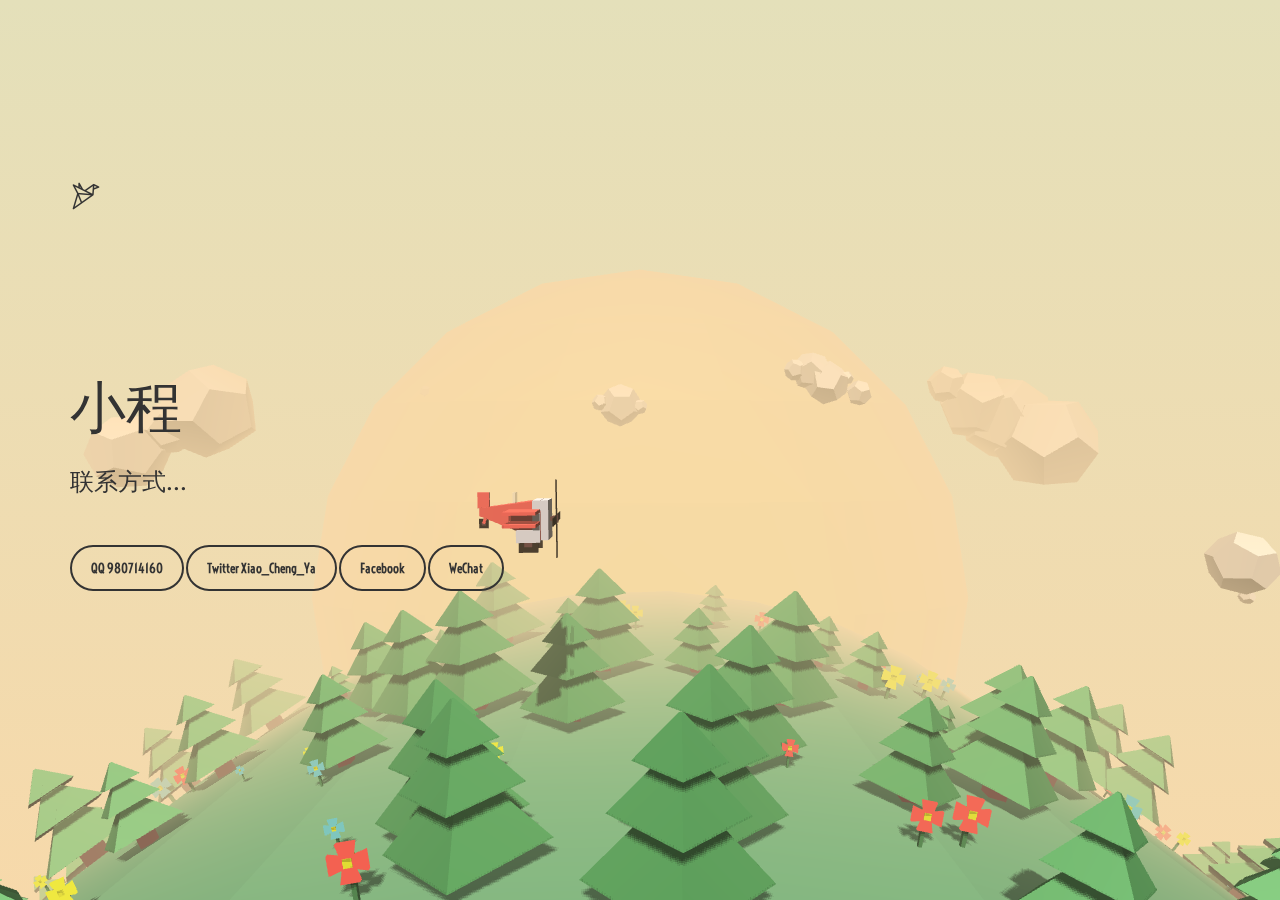
<file: index.html>
<!DOCTYPE html>
<html lang="en">
<head>
	<meta charset="UTF-8">
	<title>找Ta对线</title>
	<meta name="apple-mobile-web-app-capable" content="yes">
	<meta name="viewport" content="width=device-width, initial-scale=1.0, maximum-scale=1.0, user-scalable=no">
	<meta name="description" content="The most powerful Coming Soon / Errors / Domain For Sale template">
	<meta name="keywords" content="Enter, your, keywords">
	<link href="http://povestea-noastra.com/theme/huge404/Poly%20World%203D/404/images/favicon.ico" rel="shortcut icon" type="image/x-icon">
	<link rel="stylesheet" href="static/css/bootstrap.min.css">
	<link rel="stylesheet" href="static/css/style.css">
</head>
<body>
  	<div id="world"></div>

	<div class="container">
	    <div class="row">
	      <div class="col-xs-10 col-xs-offset-1 col-sm-12 col-sm-offset-0">
	        <div class="content">
	          <a class="logo" href="javascript:;">
	            <img src="static/picture/logo.png">
	          </a>
	          <h1>小程</h1>
	          <h2>联系方式...</h2>
	          <a class="btn" href="https://qm.qq.com/cgi-bin/qm/qr?k=iRwB9cLdzQ708pQZEm8z1N-VFsotxWAZ&noverify=0">
	            QQ 980714160
	          </a>
		  <a class="btn" href="https://twitter.com/Xiao_Cheng_Ya?t=RJww2khb9mFAiGzga2iOOg&s=09">
	            Twitter Xiao_Cheng_Ya
	          </a>
		  <a class="btn" href="https://www.facebook.com/profile.php?id=100053652892189&mibextid=ZbWKwL">
	            Facebook
	          </a>
		  <a class="btn" href="WeChat.html">
	            WeChat
	          </a>
	        </div>
	      </div>
	    </div>
	</div>
	<script src='static/js/three.min.js'></script>
	<script src="static/js/index.js"></script>
</body>
</html>
</file>
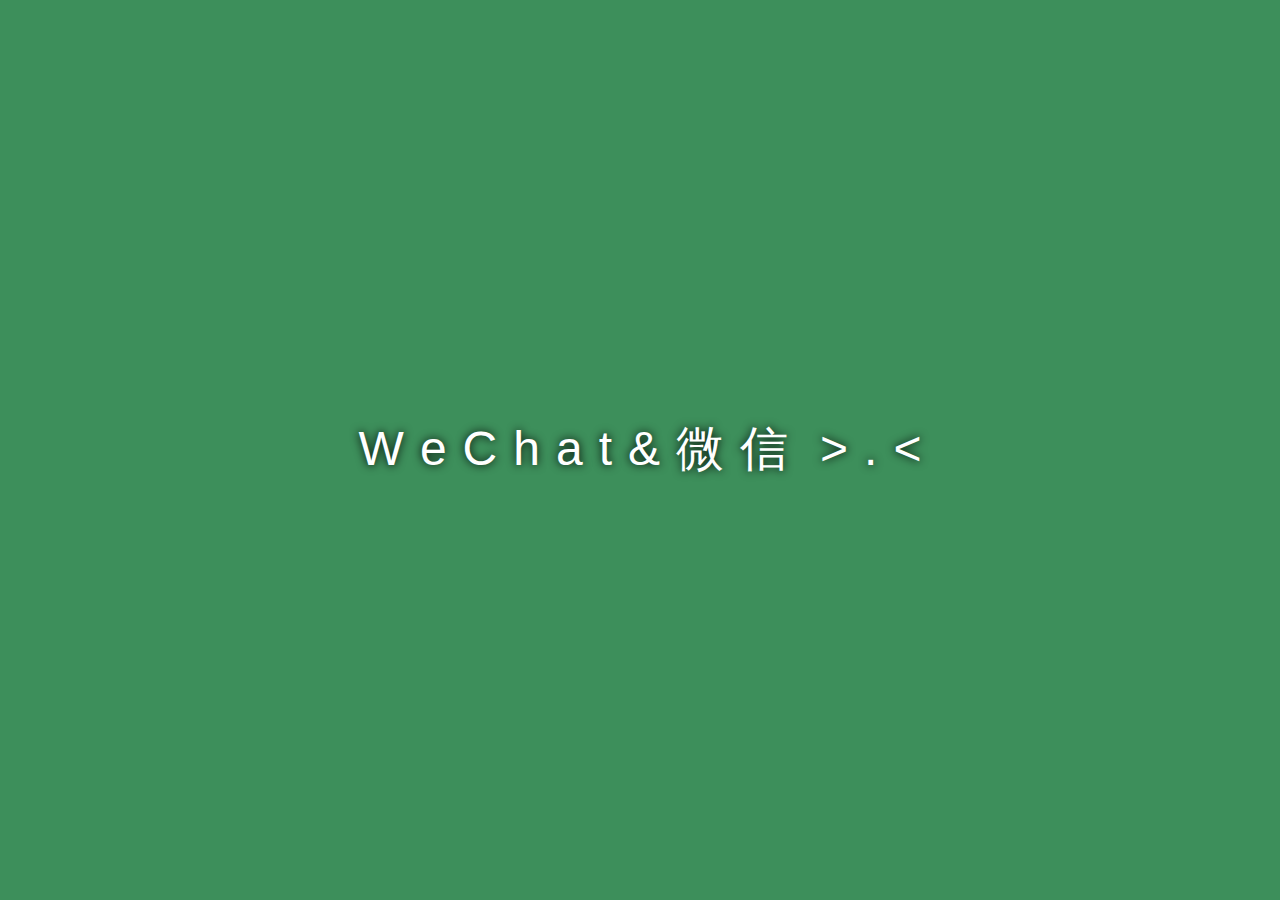
<file: WeChat.html>
<!DOCTYPE html>
<html>
	<head>
		<meta charset="UTF-8">
		<title>Loading...</title>
		<style>
			html {
				font-family: sans-serif;
				line-height: 1.15;
				-ms-text-size-adjust: 100%;
				-webkit-text-size-adjust: 100%
			}

			body {
				margin: 0
			}

			article,
			aside,
			details,
			figcaption,
			figure,
			footer,
			header,
			main,
			menu,
			nav,
			section,
			summary {
				display: block
			}

			audio,
			canvas,
			progress,
			video {
				display: inline-block
			}

			audio:not([controls]) {
				display: none;
				height: 0
			}

			progress,
			sub,
			sup {
				vertical-align: baseline
			}

			[hidden],
			template {
				display: none
			}

			a {
				background-color: transparent;
				-webkit-text-decoration-skip: objects
			}

			a:active,
			a:hover {
				outline-width: 0
			}

			abbr[title] {
				border-bottom: none;
				text-decoration: underline dotted
			}

			b,
			strong {
				font-weight: bolder
			}

			dfn {
				font-style: italic
			}

			h1 {
				font-size: 2em;
				margin: .67em 0
			}

			mark {
				background-color: #ff0;
				color: #000
			}

			small {
				font-size: 80%
			}

			sub,
			sup {
				font-size: 75%;
				line-height: 0;
				position: relative
			}

			sub {
				bottom: -.25em
			}

			sup {
				top: -.5em
			}

			img {
				border-style: none
			}

			svg:not(:root) {
				overflow: hidden
			}

			code,
			kbd,
			pre,
			samp {
				font-family: monospace, monospace;
				font-size: 1em
			}

			figure {
				margin: 1em 40px
			}

			hr {
				box-sizing: content-box;
				height: 0
			}

			button,
			input,
			optgroup,
			select,
			textarea {
				font: inherit;
				margin: 0
			}

			optgroup {
				font-weight: 700
			}

			button,
			hr,
			input {
				overflow: visible
			}

			button,
			select {
				text-transform: none
			}

			[type=reset],
			[type=submit],
			button,
			html [type=button] {
				-webkit-appearance: button
			}

			[type=button]::-moz-focus-inner,
			[type=reset]::-moz-focus-inner,
			[type=submit]::-moz-focus-inner,
			button::-moz-focus-inner {
				border-style: none;
				padding: 0
			}

			[type=button]:-moz-focusring,
			[type=reset]:-moz-focusring,
			[type=submit]:-moz-focusring,
			button:-moz-focusring {
				outline: 1px dotted ButtonText
			}

			fieldset {
				border: 1px solid silver;
				margin: 0 2px;
				padding: .35em .625em .75em
			}

			legend {
				color: inherit;
				display: table;
				max-width: 100%;
				white-space: normal
			}

			textarea {
				overflow: auto
			}

			[type=checkbox],
			[type=radio],
			legend {
				box-sizing: border-box;
				padding: 0
			}

			[type=number]::-webkit-inner-spin-button,
			[type=number]::-webkit-outer-spin-button {
				height: auto
			}

			[type=search] {
				-webkit-appearance: textfield;
				outline-offset: -2px
			}

			[type=search]::-webkit-search-cancel-button,
			[type=search]::-webkit-search-decoration {
				-webkit-appearance: none
			}

			::-webkit-input-placeholder {
				color: inherit;
				opacity: .54
			}

			::-webkit-file-upload-button {
				-webkit-appearance: button;
				font: inherit
			}
		</style>
		<style>
			body {
				background-color: #82dda4;
				transition: background-color 2s
			}

			#stage {
				text-align: center
			}

			#stage p {
				position: absolute;
				left: 0;
				right: 0;
				top: 45%
			}

			#stage i {
				font-style: normal;
				color: #fff;
				text-shadow: 0 0 10px #000;
				margin: 0 .5rem
			}
		</style>
	</head>
	<body>
		<div id="stage"></div>
		<script src="static/js/WeChat.js"></script>
	</body>
</html>
</file>
<file: static/css/style.css>
/*
Theme Name: HUGE
Description: Creative Coming Soon Template
Author: SquirrelLabs
Author URI: https://themeforest.net/user/squirrellabs/portfolio?ref=SquirrelLab
Version: 1.0
License: https://themeforest.net/licenses/standard

---

/*******************************
  Table of Contents

  1.0 General Styles
  2.0 Content Styles
*******************************/

/**********************************/
/******* 1.0 General Styles *******/
/**********************************/
@import url("css.css");

html{
  min-height: 100%;
  height: 100%;
  overflow-x: hidden;
}

body {
  background: #e7deb7;
  margin: 0;
  padding: 0;
  font-family: "Voltaire", Helvetica, Arial, sans-serif;
  font-weight: 400
}

* {
	margin: 0;
	padding: 0;
}

/**********************************/
/******* 2.0 Content Styles *******/
/**********************************/
#world {
	position: absolute;
	width: 100%;
	height: 100%;
	overflow: hidden;
	background: linear-gradient(#e4e0ba, #f7d9aa);
}
.content {
  text-align: left;
  position: relative;
  margin: 20vh auto;
}
.content * {
  pointer-events: visible;
}
.content .logo img {
  height: 32px;
  margin-bottom: 15vh;
  box-sizing: content-box;
}
.content h1 {
  color: #333;
  font-size: 4em;
  position: relative;
  font-weight: 400;
  margin: 30px 0;
}
.content h2 {
  color: #333;
  font-weight: 500;
  font-size: 1.7em;
  margin-bottom: 50px;
}
.content .btn {
  font-size: 13px;
  font-weight: 700;
  text-decoration: none;
  -webkit-border-radius: 50px;
  -moz-border-radius: 50px;
  border-radius: 50px;
  border: 2px solid #333;
  padding: 12px 19px;
  color: #333;
  display: inline-block;
  position: relative;
  z-index: 3;
}
.content a:hover {
  opacity: 0.8;
}
</file>
